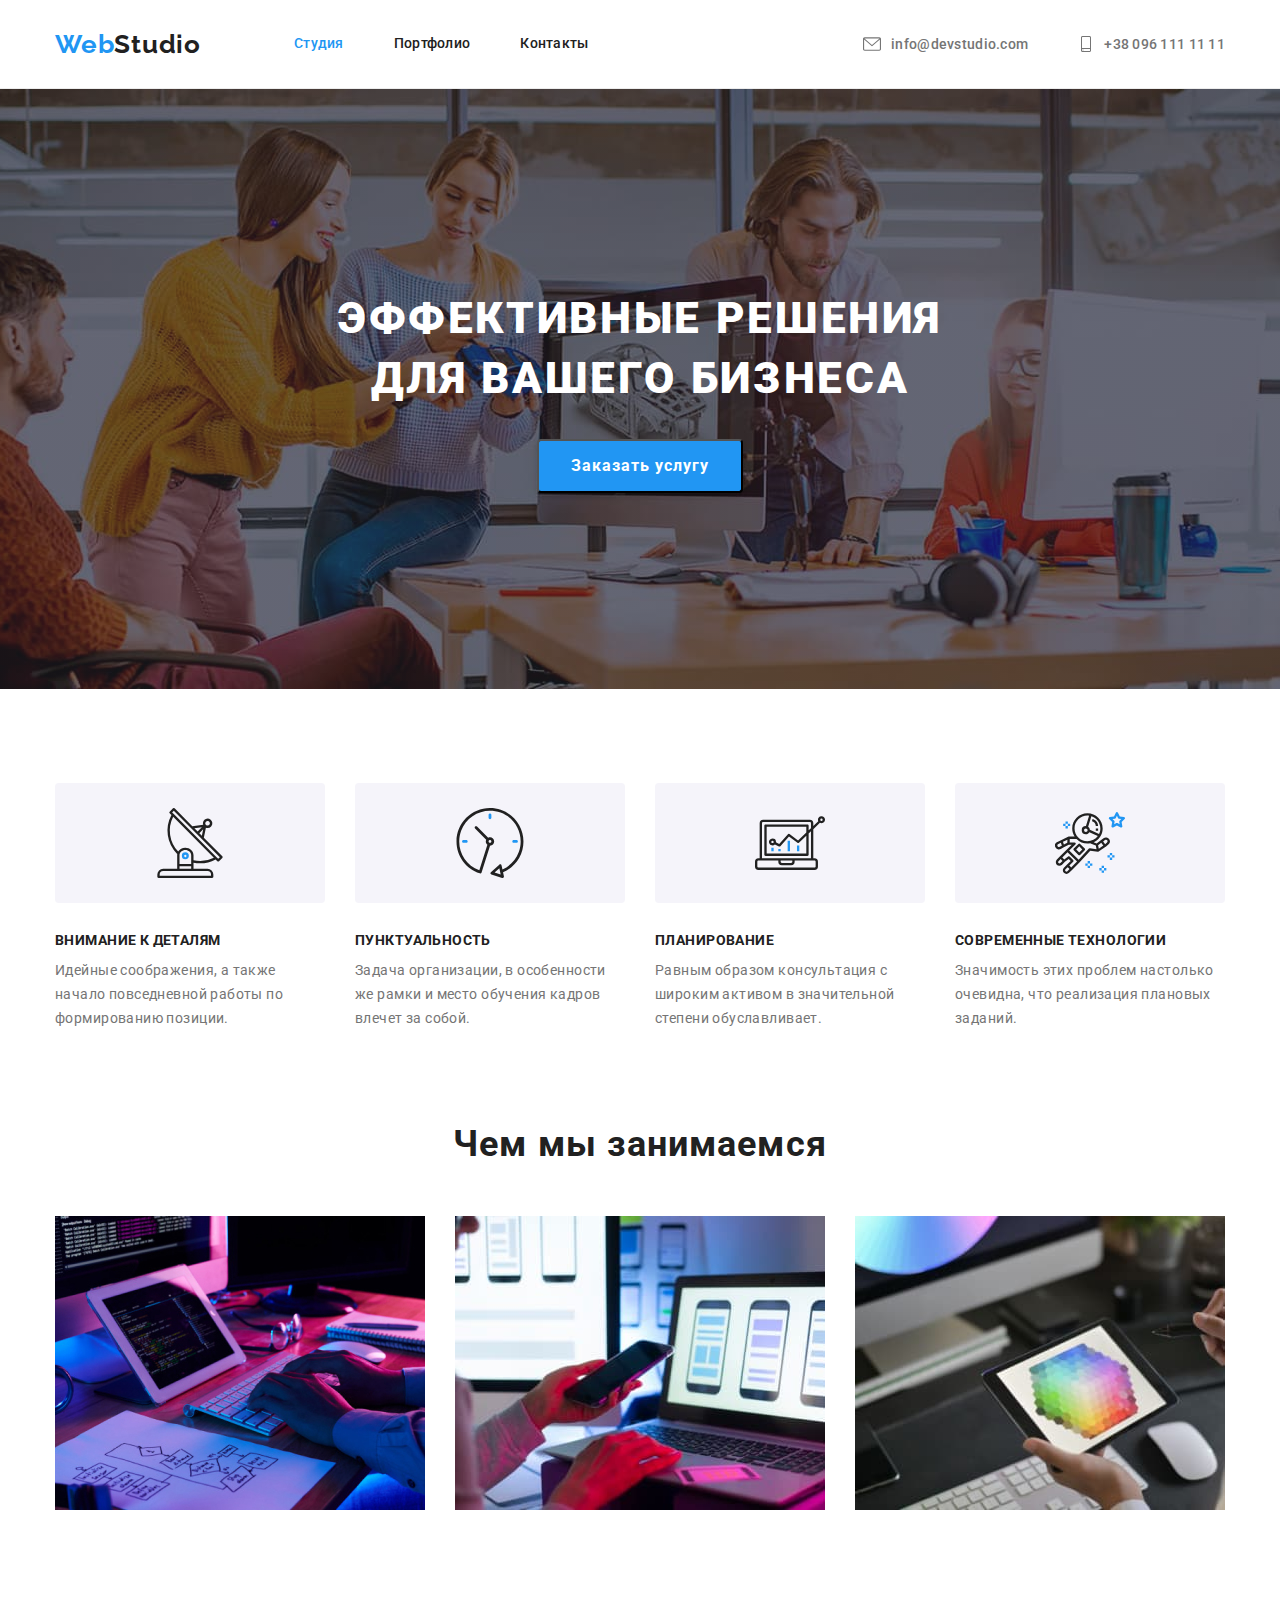
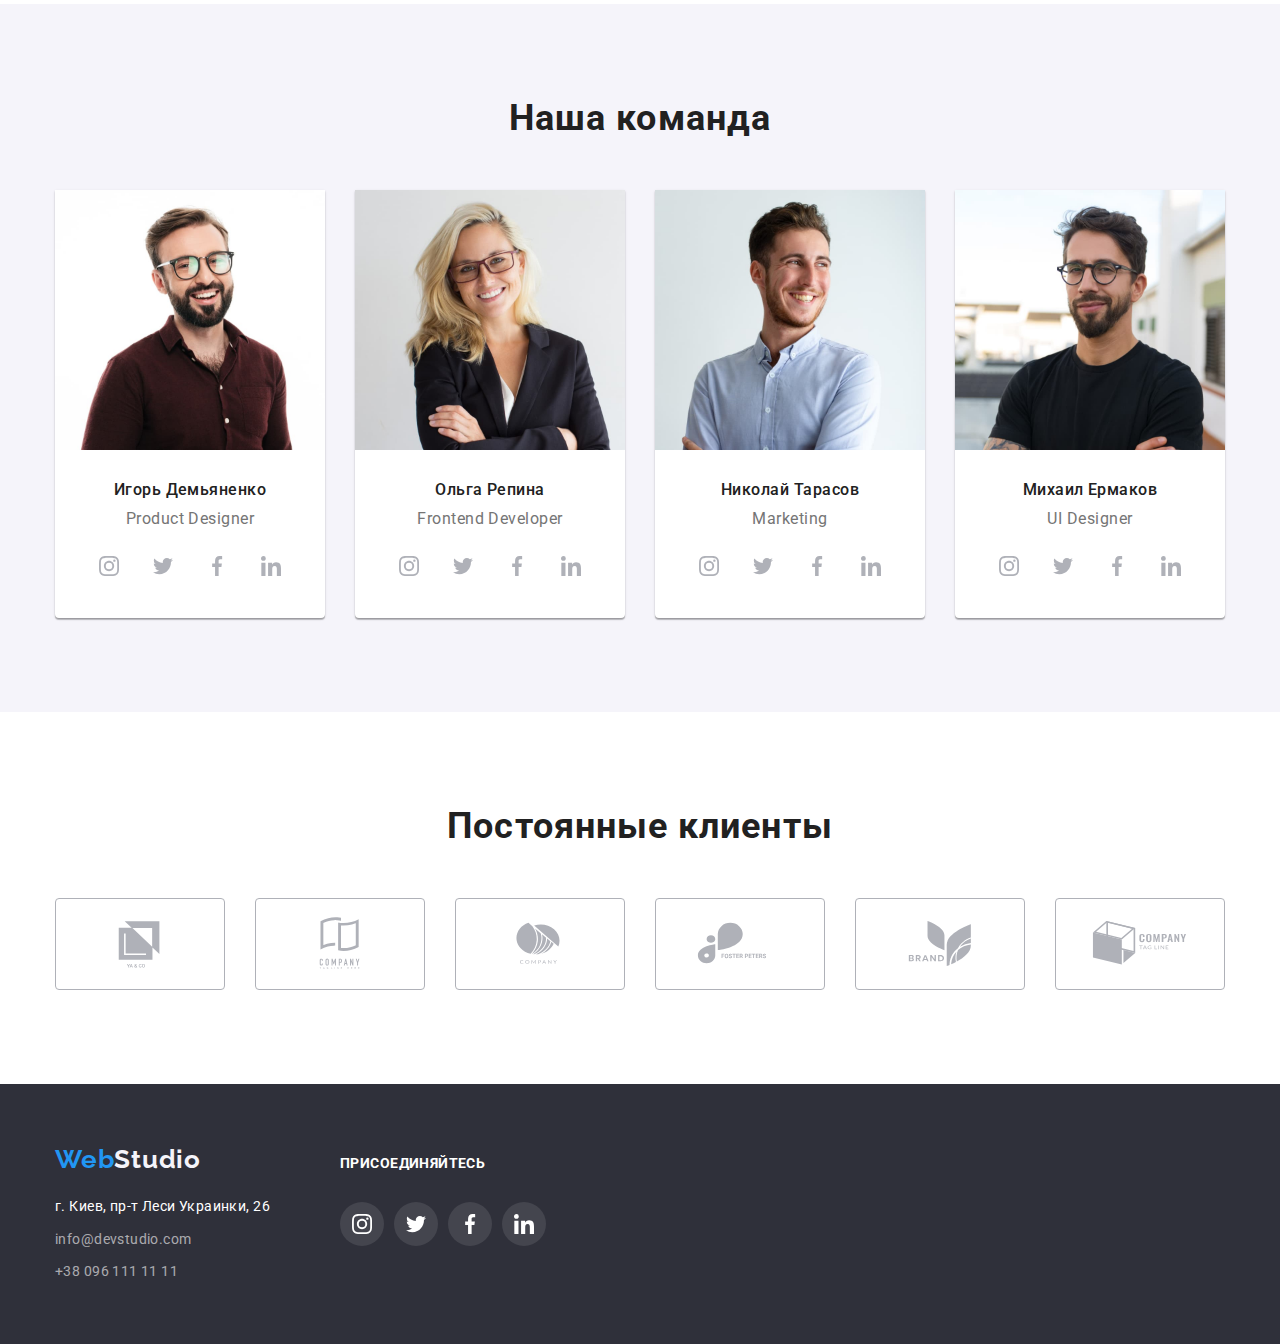
<file: index.html>
<!DOCTYPE html>
<html lang="ru">
  <head>
    <meta charset="utf-8" />
    <meta name="author" content="Bohdan Avramenko" />
    <meta name="description" content="goit-murkuo-hw-01" />
    <title>Главная</title>
    <link rel="preconnect" href="https://fonts.googleapis.com" />
    <link rel="preconnect" href="https://fonts.gstatic.com" crossorigin />
    <link
      href="https://fonts.googleapis.com/css2?family=Raleway:wght@700&family=Roboto:wght@400;500;700;900&display=swap"
      rel="stylesheet"
    />
    <link
      rel="stylesheet"
      href="https://cdnjs.cloudflare.com/ajax/libs/modern-normalize/1.1.0/modern-normalize.min.css"
    />
    <link rel="stylesheet" href="./css/styles.css" />
  </head>
  <body>
    <!-- Header -->
    <header class="page-header">
      <div class="container navigation">
        <!--LOGO -->
        <a href="./index.html" class="logo"
          ><span class="accent">Web</span>Studio</a
        >
        <!--NAVIGATION-->
        <nav class="site-nav">
          <ul class="nav list">
            <li class="list-item">
              <a href="./index.html" class="link current">Студия</a>
            </li>
            <li class="list-item">
              <a href="./portfolio.html" target="_blank" class="link"
                >Портфолио</a
              >
            </li>
            <li class="list-item">
              <a href="./contact.html" class="link">Контакты</a>
            </li>
          </ul>
        </nav>
        <ul class="contacts">
          <li class="link">
            <a class="contacts-item" href="mailto:info@devstudio.com"
              ><svg class="icon-contacts" width="18" height="24">
                <use href="./images/sprite.svg#icon-envelope"></use></svg
              >info@devstudio.com</a
            >
          </li>

          <li class="link">
            <a class="contacts-item" href="tel:+380961111111"
              ><svg class="icon-contacts" width="16" height="24">
                <use href="./images/sprite.svg#icon-smartphone"></use></svg
              >+38 096 111 11 11
            </a>
          </li>
        </ul>
      </div>
    </header>
    <main>
      <!--HERO-->
      <section class="hero section">
        <h1 class="hero-title">
          Эффективные решения <br />
          для вашего бизнеса
        </h1>
        <button type="button" class="button">Заказать услугу</button>
      </section>

      <!-- Middle section - features -->
      <section class="section-middle section">
        <div class="container">
          <h2 class="section-title visually-hidden">О Нас</h2>
          <ul class="features">
            <li class="item icon-antena">
              <h3 class="title">Внимание к деталям</h3>
              <p>
                Идейные соображения, а также начало повседневной работы по
                формированию позиции.
              </p>
            </li>
            <li class="item icon-clock">
              <h3 class="title">Пунктуальность</h3>
              <p>
                Задача организации, в особенности же рамки и место обучения
                кадров влечет за собой.
              </p>
            </li>
            <li class="item icon-diagramm">
              <h3 class="title">Планирование</h3>
              <p>
                Равным образом консультация с широким активом в значительной
                степени обуславливает.
              </p>
            </li>
            <li class="item icon-astronaut">
              <h3 class="title">Современные технологии</h3>
              <p>
                Значимость этих проблем настолько очевидна, что реализация
                плановых заданий.
              </p>
            </li>
          </ul>
        </div>
      </section>
      <!-- Чем мы занимаемся -->
      <section class="section-middle-img section no-padding">
        <div class="container">
          <h2 class="section-title">Чем мы занимаемся</h2>
          <ul class="list">
            <li class="list-item">
              <img
                class="img"
                src="./images/img1.jpg"
                alt="Работа с HTML"
                width="370"
                height="294"
              />
            </li>
            <li class="list-item">
              <img
                class="img"
                src="./images/img2.jpg"
                alt="Разметка сайта для гаджетов"
                width="370"
                height="294"
              />
            </li>
            <li class="list-item">
              <img
                class="img"
                src="./images/img3.jpg"
                alt="Веб оформление"
                width="370"
                height="294"
              />
            </li>
          </ul>
        </div>
      </section>
      <!-- OUR TEAM -->
      <section class="section-team section">
        <div class="container">
          <h2 class="section-title">Наша команда</h2>
          <ul class="list">
            <li class="list-item">
              <img
                class="img"
                src="./images/img4.jpg"
                alt="Игорь Демьяненко"
                width="270"
                height="260"
              />
              <div class="description">
                <h3 class="team-list">Игорь Демьяненко</h3>
                <p class="team-description">Product Designer</p>
                <ul class="social-list">
                  <li class="social-item">
                    <a
                      href=""
                      class="social-links"
                      target="_blank"
                      rel="noopener norefferer"
                      aria-label="иконка Instagramm"
                    >
                      <svg class="social-icons" width="20" height="20">
                        <use
                          href="./images/sprite.svg#icon-instagram"
                        ></use></svg
                    ></a>
                  </li>
                  <li class="social-item">
                    <a
                      href=""
                      class="social-links"
                      target="_blank"
                      rel="noopener norefferer"
                      aria-label="иконка Twitter"
                    >
                      <svg class="social-icons" width="20" height="20">
                        <use href="./images/sprite.svg#icon-twitter"></use></svg
                    ></a>
                  </li>
                  <li class="social-item">
                    <a
                      href=""
                      class="social-links"
                      target="_blank"
                      rel="noopener norefferer"
                      aria-label="иконка Facebook"
                    >
                      <svg class="social-icons" width="20" height="20">
                        <use
                          href="./images/sprite.svg#icon-facebook"
                        ></use></svg
                    ></a>
                  </li>
                  <li class="social-item">
                    <a
                      href=""
                      class="social-links"
                      target="_blank"
                      rel="noopener norefferer"
                      aria-label="иконка Linkedin"
                    >
                      <svg class="social-icons" width="20" height="20">
                        <use
                          href="./images/sprite.svg#icon-linkedin"
                        ></use></svg
                    ></a>
                  </li>
                </ul>
              </div>
            </li>
            <li class="list-item">
              <img
                class="img"
                src="./images/img5.jpg"
                alt="Ольга Репина"
                width="270"
                height="260"
              />
              <div class="description">
                <h3 class="team-list">Ольга Репина</h3>
                <p class="team-description">Frontend Developer</p>
                <ul class="social-list">
                  <li class="social-item">
                    <a
                      href=""
                      class="social-links"
                      target="_blank"
                      rel="noopener norefferer"
                      aria-label="иконка Instagramm"
                    >
                      <svg class="social-icons" width="20" height="20">
                        <use
                          href="./images/sprite.svg#icon-instagram"
                        ></use></svg
                    ></a>
                  </li>
                  <li class="social-item">
                    <a
                      href=""
                      class="social-links"
                      target="_blank"
                      rel="noopener norefferer"
                      aria-label="иконка Twitter"
                    >
                      <svg class="social-icons" width="20" height="20">
                        <use href="./images/sprite.svg#icon-twitter"></use></svg
                    ></a>
                  </li>
                  <li class="social-item">
                    <a
                      href=""
                      class="social-links"
                      target="_blank"
                      rel="noopener norefferer"
                      aria-label="иконка Facebook"
                    >
                      <svg class="social-icons" width="20" height="20">
                        <use
                          href="./images/sprite.svg#icon-facebook"
                        ></use></svg
                    ></a>
                  </li>
                  <li class="social-item">
                    <a
                      href=""
                      class="social-links"
                      target="_blank"
                      rel="noopener norefferer"
                      aria-label="иконка Linkedin"
                    >
                      <svg class="social-icons" width="20" height="20">
                        <use
                          href="./images/sprite.svg#icon-linkedin"
                        ></use></svg
                    ></a>
                  </li>
                </ul>
              </div>
            </li>
            <li class="list-item">
              <img
                class="img"
                src="./images/img6.jpg"
                alt="Николай Тарасов"
                width="270"
                height="260"
              />
              <div class="description">
                <h3 class="team-list">Николай Тарасов</h3>
                <p class="team-description">Marketing</p>
                <ul class="social-list">
                  <li class="social-item">
                    <a
                      href=""
                      class="social-links"
                      target="_blank"
                      rel="noopener norefferer"
                      aria-label="иконка Instagramm"
                    >
                      <svg class="social-icons" width="20" height="20">
                        <use
                          href="./images/sprite.svg#icon-instagram"
                        ></use></svg
                    ></a>
                  </li>
                  <li class="social-item">
                    <a
                      href=""
                      class="social-links"
                      target="_blank"
                      rel="noopener norefferer"
                      aria-label="иконка Twitter"
                    >
                      <svg class="social-icons" width="20" height="20">
                        <use href="./images/sprite.svg#icon-twitter"></use></svg
                    ></a>
                  </li>
                  <li class="social-item">
                    <a
                      href=""
                      class="social-links"
                      target="_blank"
                      rel="noopener norefferer"
                      aria-label="иконка Facebook"
                    >
                      <svg class="social-icons" width="20" height="20">
                        <use
                          href="./images/sprite.svg#icon-facebook"
                        ></use></svg
                    ></a>
                  </li>
                  <li class="social-item">
                    <a
                      href=""
                      class="social-links"
                      target="_blank"
                      rel="noopener norefferer"
                      aria-label="иконка Linkedin"
                    >
                      <svg class="social-icons" width="20" height="20">
                        <use
                          href="./images/sprite.svg#icon-linkedin"
                        ></use></svg
                    ></a>
                  </li>
                </ul>
              </div>
            </li>
            <li class="list-item">
              <img
                class="img"
                src="./images/img7.jpg"
                alt="Михаил Ермаков"
                width="270"
                height="260"
              />
              <div class="description">
                <h3 class="team-list">Михаил Ермаков</h3>
                <p class="team-description">UI Designer</p>
                <ul class="social-list">
                  <li class="social-item">
                    <a
                      href=""
                      class="social-links"
                      target="_blank"
                      rel="noopener norefferer"
                      aria-label="иконка Instagramm"
                    >
                      <svg class="social-icons" width="20" height="20">
                        <use
                          href="./images/sprite.svg#icon-instagram"
                        ></use></svg
                    ></a>
                  </li>
                  <li class="social-item">
                    <a
                      href=""
                      class="social-links"
                      target="_blank"
                      rel="noopener norefferer"
                      aria-label="иконка Twitter"
                    >
                      <svg class="social-icons" width="20" height="20">
                        <use href="./images/sprite.svg#icon-twitter"></use></svg
                    ></a>
                  </li>
                  <li class="social-item">
                    <a
                      href=""
                      class="social-links"
                      target="_blank"
                      rel="noopener norefferer"
                      aria-label="иконка Facebook"
                    >
                      <svg class="social-icons" width="20" height="20">
                        <use
                          href="./images/sprite.svg#icon-facebook"
                        ></use></svg
                    ></a>
                  </li>
                  <li class="social-item">
                    <a
                      href=""
                      class="social-links"
                      target="_blank"
                      rel="noopener norefferer"
                      aria-label="иконка Linkedin"
                    >
                      <svg class="social-icons" width="20" height="20">
                        <use
                          href="./images/sprite.svg#icon-linkedin"
                        ></use></svg
                    ></a>
                  </li>
                </ul>
              </div>
            </li>
          </ul>
        </div>
      </section>
      <!-- OUR CLIENTS -->
      <section class="section">
        <div class="container">
          <h2 class="title-clients">Постоянные клиенты</h2>
          <ul class="list clients">
            <li class="list list-client">
              <a href="" class="clients-link">
                <svg class="icon-clients" width="106" height="60">
                  <use href="./images/sprite.svg#icon-client-a"></use>
                </svg>
              </a>
            </li>

            <li class="list list-client">
              <a href="" class="clients-link">
                <svg class="icon-clients" width="106" height="60">
                  <use href="./images/sprite.svg#icon-client-b"></use>
                </svg>
              </a>
            </li>

            <li class="list list-client">
              <a href="" class="clients-link">
                <svg class="icon-clients" width="106" height="60">
                  <use href="./images/sprite.svg#icon-client-c"></use>
                </svg>
              </a>
            </li>

            <li class="list list-client">
              <a href="" class="clients-link">
                <svg class="icon-clients" width="106" height="60">
                  <use href="./images/sprite.svg#icon-client-d"></use>
                </svg>
              </a>
            </li>

            <li class="list list-client">
              <a href="" class="clients-link">
                <svg class="icon-clients" width="106" height="60">
                  <use href="./images/sprite.svg#icon-client-e"></use>
                </svg>
              </a>
            </li>

            <li class="list list-client">
              <a href="" class="clients-link">
                <svg class="icon-clients" width="106" height="60">
                  <use href="./images/sprite.svg#icon-client-f"></use>
                </svg>
              </a>
            </li>
          </ul>
        </div>
      </section>
    </main>

    <!-- FOOTER -->
    <footer class="footer">
      <div class="container footer-container">
        <div class="address-footer">
          <a href="./index.html" class="logo-footer"
            ><span class="accent">Web</span>Studio</a
          >
          <address class="address">г. Киев, пр-т Леси Украинки, 26</address>
          <ul class="contact-footer">
            <li class="link">
              <a class="contact-item" href="mailto:info@devstudio.com"
                >info@devstudio.com</a
              >
            </li>
            <li class="link">
              <a class="contact-item" href="tel:+380961111111"
                >+38 096 111 11 11</a
              >
            </li>
          </ul>
        </div>
        <div class="social-footer">
          <h2 class="social-subtitle">Присоединяйтесь</h2>
          <ul class="social-list">
            <li class="link">
              <a href="" class="link-social">
                <svg class="footer-icon" width="20" height="20" aria-label="">
                  <use href="./images/sprite.svg#icon-instagram"></use>
                </svg>
              </a>
            </li>
            <li class="link">
              <a href="" class="link-social">
                <svg class="footer-icon" width="20" height="20" aria-label="">
                  <use href="./images/sprite.svg#icon-twitter"></use>
                </svg>
              </a>
            </li>
            <li class="link">
              <a href="" class="link-social">
                <svg class="footer-icon" width="20" height="20" aria-label="">
                  <use href="./images/sprite.svg#icon-facebook"></use>
                </svg>
              </a>
            </li>
            <li class="link">
              <a href="" class="link-social">
                <svg class="footer-icon" width="20" height="20" aria-label="">
                  <use href="./images/sprite.svg#icon-linkedin"></use>
                </svg>
              </a>
            </li>
          </ul>
        </div>
      </div>
    </footer>
  </body>
</html>
</file>
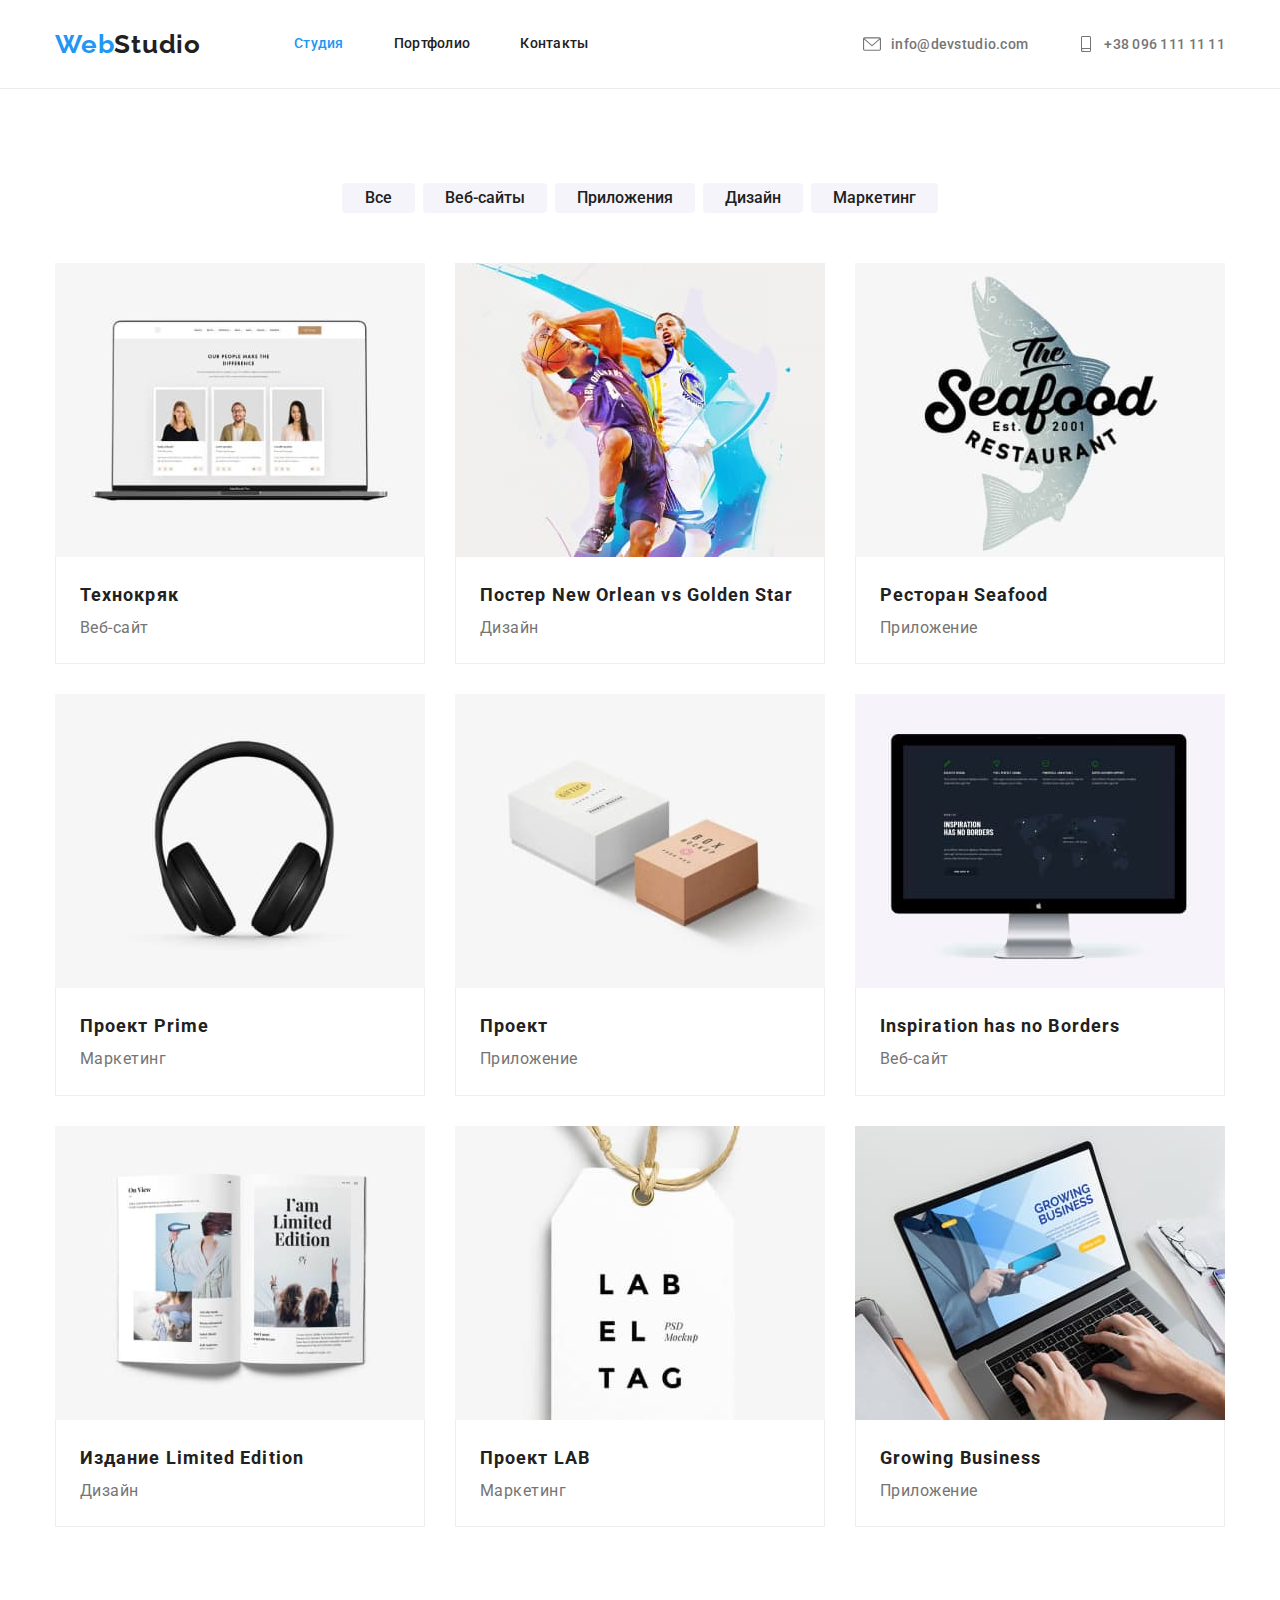
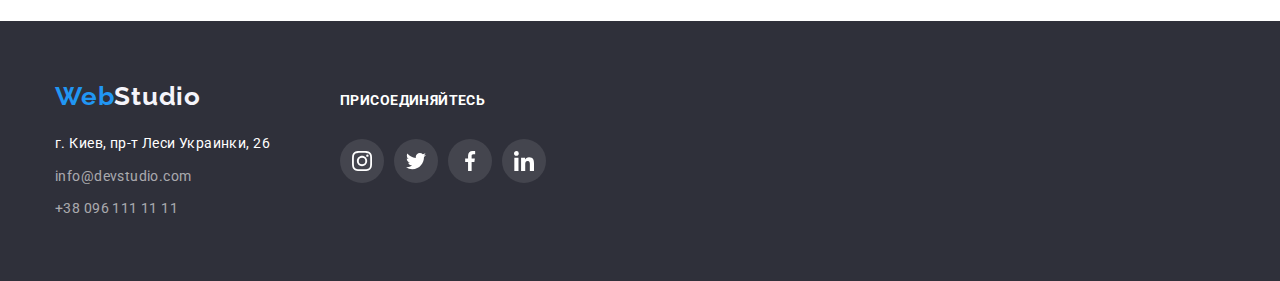
<file: portfolio.html>
<!DOCTYPE html>
<html lang="ru">
  <head>
    <meta charset="utf-8" />
    <meta name="author" content="Bohdan Avramenko" />
    <meta name="description" content="goit-murkuo-hw-01" />
    <title>Главная</title>
    <link rel="preconnect" href="https://fonts.googleapis.com" />
    <link rel="preconnect" href="https://fonts.gstatic.com" crossorigin />
    <link
      href="https://fonts.googleapis.com/css2?family=Raleway:wght@700&family=Roboto:wght@400;500;700;900&display=swap"
      rel="stylesheet"
    />
    <link
      rel="stylesheet"
      href="https://cdnjs.cloudflare.com/ajax/libs/modern-normalize/1.1.0/modern-normalize.min.css"
    />
    <link rel="stylesheet" href="./css/styles.css" />
  </head>
  <body>
    <header class="page-header">
      <div class="container navigation">
        <!--LOGO -->
        <a href="./index.html" class="logo"
          ><span class="accent">Web</span>Studio</a
        >
        <!--NAVIGATION-->
        <nav class="site-nav">
          <ul class="nav list">
            <li class="list-item">
              <a href="./index.html" class="link current">Студия</a>
            </li>
            <li class="list-item">
              <a href="./portfolio.html" target="_blank" class="link"
                >Портфолио</a
              >
            </li>
            <li class="list-item">
              <a href="./contact.html" class="link">Контакты</a>
            </li>
          </ul>
        </nav>
        <ul class="contacts">
          <li class="link">
            <a class="contacts-item" href="mailto:info@devstudio.com"
              ><svg class="icon-contacts" width="18" height="24">
                <use href="./images/sprite.svg#icon-envelope"></use></svg
              >info@devstudio.com</a
            >
          </li>

          <li class="link">
            <a class="contacts-item" href="tel:+380961111111"
              ><svg class="icon-contacts" width="16" height="24">
                <use href="./images/sprite.svg#icon-smartphone"></use></svg
              >+38 096 111 11 11
            </a>
          </li>
        </ul>
      </div>
    </header>
    <!-- Button suggestion -->
    <main>
      <section class="suggestion section">
        <div class="container">
          <h1 class="visually-hidden">Suggestion</h1>
          <ul class="suggestion-list">
            <li class="list-item">
              <button type="button" class="button-primary">Все</button>
            </li>
            <li class="list-item">
              <button type="button" class="button-primary">Веб-сайты</button>
            </li>
            <li class="list-item">
              <button type="button" class="button-primary">Приложения</button>
            </li>
            <li class="list-item">
              <button type="button" class="button-primary">Дизайн</button>
            </li>
            <li class="list-item">
              <button type="button" class="button-primary">Маркетинг</button>
            </li>
          </ul>
          <!-- Suggestion items. Everytjing about work experience -->
          <ul class="suggestion-items">
            <li class="suggestion list-item">
              <a href="" class="boxes">
                <img
                  class="potrolio-img"
                  src="./images/img1p.jpeg"
                  alt="Технокряк"
                  width="370"
                  height="294"
                />
                <div class="cards-description">
                  <h2 class="suggestion-title">Технокряк</h2>
                  <p class="suggestion-scroll">Веб-сайт</p>
                </div>
              </a>
            </li>
            <li class="list-item">
              <a href="#" class="boxes">
                <img
                  src="./images/img2p.jpeg"
                  alt="Постер New Orlean vs Golden Star"
                  width="370"
                  height="294"
                />
                <div class="cards-description">
                  <h2 class="suggestion-title">
                    Постер New Orlean vs Golden Star
                  </h2>
                  <p class="suggestion-scroll">Дизайн</p>
                </div>
              </a>
            </li>
            <li class="list-item">
              <a href="" class="boxes">
                <img
                  class="potrolio-img"
                  src="./images/img3p.jpeg"
                  alt="Ресторан Seafood"
                  width="370"
                  height="294"
                />
                <div class="cards-description">
                  <h2 class="suggestion-title">Ресторан Seafood</h2>
                  <p class="suggestion-scroll">Приложение</p>
                </div>
              </a>
            </li>
            <li class="list-item">
              <a href="" class="boxes">
                <img
                  class="potrolio-img"
                  src="./images/img4p.jpeg"
                  alt="Проект Prime"
                  width="370"
                  height="294"
                />
                <div class="cards-description">
                  <h2 class="suggestion-title">Проект Prime</h2>
                  <p class="suggestion-scroll">Маркетинг</p>
                </div>
              </a>
            </li>
            <li class="list-item">
              <a href="" class="boxes">
                <img
                  class="potrolio-img"
                  src="./images/img5p.jpeg"
                  alt="Проект Boxes"
                  width="370"
                  height="294"
                />
                <div class="cards-description">
                  <h2 class="suggestion-title">Проект</h2>
                  <p class="suggestion-scroll">Приложение</p>
                </div>
              </a>
            </li>
            <li class="list-item">
              <a href="" class="boxes">
                <img
                  class="potrolio-img"
                  src="./images/img6p.jpeg"
                  alt="Inspiration has no Borders"
                  width="370"
                  height="294"
                />
                <div class="cards-description">
                  <h2 class="suggestion-title">Inspiration has no Borders</h2>
                  <p class="suggestion-scroll">Веб-сайт</p>
                </div>
              </a>
            </li>
            <li class="list-item">
              <a href="" class="boxes">
                <img
                  class="potrolio-img"
                  src="./images/img7p.jpeg"
                  alt="Издание Limited Edition"
                  width="370"
                  height="294"
                />
                <div class="cards-description">
                  <h2 class="suggestion-title">Издание Limited Edition</h2>
                  <p class="suggestion-scroll">Дизайн</p>
                </div>
              </a>
            </li>
            <li class="list-item">
              <a href="" class="boxes">
                <img
                  class="potrolio-img"
                  src="./images/img8p.jpeg"
                  alt="Проект LAB"
                  width="370"
                  height="294"
                />
                <div class="cards-description">
                  <h2 class="suggestion-title">Проект LAB</h2>
                  <p class="suggestion-scroll">Маркетинг</p>
                </div>
              </a>
            </li>
            <li class="list-item">
              <a href="" class="boxes">
                <img
                  class="potrolio-img"
                  src="./images/img9p.jpeg"
                  alt="Growing Business"
                  width="370"
                  height="294"
                />
                <div class="cards-description">
                  <h2 class="suggestion-title">Growing Business</h2>
                  <p class="suggestion-scroll">Приложение</p>
                </div>
              </a>
            </li>
          </ul>
        </div>
      </section>
    </main>
    <!-- FOOTER -->
    <footer class="footer">
      <div class="container footer-container">
        <div class="address-footer">
          <a href="./index.html" class="logo-footer"
            ><span class="accent">Web</span>Studio</a
          >
          <address class="address">г. Киев, пр-т Леси Украинки, 26</address>
          <ul class="contact-footer">
            <li class="link">
              <a class="contact-item" href="mailto:info@devstudio.com"
                >info@devstudio.com</a
              >
            </li>
            <li class="link">
              <a class="contact-item" href="tel:+380961111111"
                >+38 096 111 11 11</a
              >
            </li>
          </ul>
        </div>
        <div class="social-footer">
          <h2 class="social-subtitle">Присоединяйтесь</h2>
          <ul class="social-list">
            <li class="link">
              <a href="" class="link-social">
                <svg class="footer-icon" width="20" height="20" aria-label="">
                  <use href="./images/sprite.svg#icon-instagram"></use>
                </svg>
              </a>
            </li>
            <li class="link">
              <a href="" class="link-social">
                <svg class="footer-icon" width="20" height="20" aria-label="">
                  <use href="./images/sprite.svg#icon-twitter"></use>
                </svg>
              </a>
            </li>
            <li class="link">
              <a href="" class="link-social">
                <svg class="footer-icon" width="20" height="20" aria-label="">
                  <use href="./images/sprite.svg#icon-facebook"></use>
                </svg>
              </a>
            </li>
            <li class="link">
              <a href="" class="link-social">
                <svg class="footer-icon" width="20" height="20" aria-label="">
                  <use href="./images/sprite.svg#icon-linkedin"></use>
                </svg>
              </a>
            </li>
          </ul>
        </div>
      </div>
    </footer>
  </body>
</html>
</file>
<file: css/styles.css>
/* Make root BOhdan!!!  */

:root {
  --main-white-color: white;
  --blue-accent: #2196f3;
  --black-text-color: #212121;
  --gray-subtitel-contacts: #757575;
  --bcg-diff: #f5f4fa;
}

body {
  background-color: var(--main-bcg-color);
  color: var(--gray-subtitel-contacts);
  font-style: normal;
  font-family: "Roboto", sans-serif;
}
html {
  scroll-behavior: smooth;
}

h1,
h2,
h3,
h4,
h5,
h6,
p,
ul,
a {
  margin: 0;
}

.link {
  text-decoration: none;
}

img {
  display: block;
}

.contacts-item {
  text-decoration: none;
}

ul {
  list-style: none;
  padding: 0;
}

.container {
  width: 1200px;
  padding-left: 15px;
  padding-right: 15px;
  margin-left: auto;
  margin-right: auto;
}
/* header */
.page-header {
  border-bottom: 1px solid #ececec;
}

.navigation {
  display: flex;
  align-items: center;
}

/* Logo */
.logo {
  margin-right: 93px;

  color: var(--black-text-color);
  font-family: "Raleway", sans-serif;
  font-weight: 700;
  font-size: 26px;
  line-height: 1.19;
  letter-spacing: 0.03em;
  text-decoration: none;
}
.logo > .accent {
  color: var(--blue-accent);
}
.logo:focus {
  color: var(--blue-accent);
}
/* Navigation */

.site-nav a {
  color: var(--black-text-color);
}
.site-nav > .list {
  display: flex;
  font-weight: 500;
  font-size: 14px;
  line-height: 1.14;
  letter-spacing: 0.02em;
}

.nav .list-item:not(:last-child) {
  margin-right: 50px;
}
.site-nav .link {
  display: block;
  padding-top: 32px;
  padding-bottom: 32px;
}

.site-nav .link.current {
  color: var(--blue-accent);
}
.site-nav .link:hover,
.site-nav .link:focus {
  color: var(--blue-accent);
}

/* CONTACTS-HEADER */
.contacts {
  display: flex;
  margin-left: auto;
}
.contacts .link:not(:last-child) {
  margin-right: 50px;
}
.contacts-item {
  display: flex;
  align-items: center;
  justify-content: center;
  padding-top: 32px;
  padding-bottom: 32px;

  color: var(--gray-subtitel-contacts);
  font-weight: 500;
  font-size: 14px;
  line-height: 1.19;
  letter-spacing: 0.02em;
}
.contacts-item:hover,
.contacts-item:focus {
  color: var(--blue-accent);
}

.icon-contacts {
  fill: currentColor;
  margin-right: 10px;
}
/* ========HERO========== */
.hero.section {
  max-width: 1600px;
  height: 600px;
  padding-top: 200px;
  padding-bottom: 200px;
  margin-left: auto;
  margin-right: auto;

  background-color: #2f303a;
  background-image: linear-gradient(
      to right,
      rgba(47, 48, 58, 0.4),
      rgba(47, 48, 58, 0.4)
    ),
    url(../images/herobcg.jpeg);
  background-position: center;
  background-size: cover;
  background-repeat: no-repeat;

  text-align: center;
}

.hero .hero-title {
  margin-bottom: 30px;
  color: var(--main-white-color);

  font-weight: 900;
  font-size: 44px;
  line-height: 1.36;
  text-align: center;
  letter-spacing: 0.06em;
  text-transform: uppercase;
}
/* button-hero*/
.button {
  display: inline-block;
  min-width: 200px;
  border-radius: 4px;
  padding: 10px 32px;
  color: var(--main-white-color);
  background-color: var(--blue-accent);
  box-shadow: 0px 4px 4px rgba(0, 0, 0, 0.15);
  font-weight: 700;
  font-size: 16px;
  line-height: 1.88;
  align-items: center;
  letter-spacing: 0.06em;
  cursor: pointer;
  font-style: inherit;
  text-align: center;
}
.button:hover,
.button:focus {
  color: var(--main-white-color);
  background-color: #188ce8;
}
/* Section-middle*/

.section {
  padding-top: 94px;
  padding-bottom: 94px;
}
.visually-hidden {
  position: absolute;
  width: 1px;
  height: 1px;
  margin: -1px;
  border: 0;
  padding: 0;

  white-space: nowrap;
  clip-path: inset(100%);
  clip: rect(0 0 0 0);
  overflow: hidden;
}

.section-middle .item::before {
  display: block;
  content: "";
  height: 120px;
  background-color: #f5f4fa;
  border-radius: 4px;

  margin-bottom: 30px;

  padding: 25px 100px;
  background-position: center;
  background-repeat: no-repeat;
}

.item.icon-antena::before {
  background-image: url(../images/middleantena.svg);
}

.item.icon-clock::before {
  background-image: url(../images/middleclock.svg);
}

.item.icon-diagramm::before {
  background-image: url(../images/middlediagramm.svg);
}

.item.icon-astronaut::before {
  background-image: url(../images/middleastronaut\ .svg);
}
.title {
  margin-bottom: 10px;
  color: var(--black-text-color);
  font-weight: 700;
  font-size: 14px;
  line-height: 1.14;
  letter-spacing: 0.03em;
  text-transform: uppercase;
}

.features {
  display: flex;
  justify-content: space-between;
  font-weight: 400;
  font-size: 14px;
  line-height: 1.7;
  letter-spacing: 0.03em;
}

.features .item {
  width: 270px;
}

/* section-middle img фото работ */
.section-middle-img .list {
  display: flex;
}

.section-middle-img .list-item:not(:last-child) {
  margin-right: 30px;
}
.section-title {
  margin-bottom: 50px;
  color: var(--black-text-color);
  font-weight: 700;
  font-size: 36px;
  line-height: 1.16;
  text-align: center;
  letter-spacing: 0.03em;
}
.section.no-padding {
  padding-top: 0px;
}

/*TEAM*/

.section-team .description {
  padding-top: 30px;
  padding-bottom: 30px;
}
.section-team {
  background-color: var(--bcg-diff);
}
.section-team .list {
  display: flex;
}

.section-team .list-item {
  box-shadow: 0px 1px 3px rgba(0, 0, 0, 0.12), 0px 1px 1px rgba(0, 0, 0, 0.14),
    0px 2px 1px rgba(0, 0, 0, 0.2);
}
/* SOCIAL ICONS */
.social-list {
  display: flex;
  align-items: center;
  justify-content: center;
}

.social-item:not(:last-child) {
  margin-right: 10px;
}

.social-links {
  display: flex;
  align-items: center;
  justify-content: center;

  width: 44px;
  height: 44px;

  background-color: #ffffff;
  color: #afb1b8;

  border-radius: 50%;
}

.social-icons {
  fill: #afb1b8;
}

.social-links:hover,
.social-links:focus {
  background-color: #2196f3;
}

.social-item:hover .social-icons,
.social-links:focus .social-icons {
  fill: #ffffff;
}

.team-list {
  margin-bottom: 10px;

  color: var(--black-text-color);
  font-weight: 500;
  font-size: 16px;
  line-height: 1.19;
  letter-spacing: 0.03em;
}
.team-description {
  margin-bottom: 16px;
}

.section-team .list-item {
  background-color: var(--main-white-color);
  border-bottom-right-radius: 4px;
  border-bottom-left-radius: 4px;

  text-align: center;
}

.section-team .list-item:not(:last-child) {
  margin-right: 30px;
}

.section-team p {
  color: var(--gray-subtitel-contacts);
  text-align: center;
  font-weight: 400;
  font-size: 16px;
  line-height: 1.19;
  letter-spacing: 0.03em;
}

/* OUR CLIENTS */

.title-clients {
  font-weight: 700;
  font-size: 36px;
  line-height: 1.16;
  text-align: center;
  letter-spacing: 0.03em;
  color: #212121;
  margin-bottom: 50px;
}

.list.clients {
  display: flex;
  align-items: center;
  justify-content: center;
}
/* 
.list-client {
  display: flex;
  align-items: center;
  justify-content: center;
} */

.clients-link {
  display: flex;
  align-items: center;
  justify-content: center;
  width: 170px;
  height: 92px;

  border: 1px solid #afb1b8;
  border-radius: 4px;
}
.clients-link:hover,
.clients-link:focus {
  border-color: #2196f3;
}

.list-client:not(:last-child) {
  margin-right: 30px;
}

.icon-clients {
  fill: #afb1b8;
}

.clients-link:hover .icon-clients,
.clients-link:focus .icon-clients {
  fill: #2196f3;
}

/* FOOTER*/

/*  */

.footer-container {
  display: flex;
  align-items: baseline;
}

.social-footer {
  margin-left: 70px;
}

.social-subtitle {
  margin-bottom: 30px;
  font-weight: 700;
  font-size: 14px;
  line-height: 1.14;
  letter-spacing: 0.03em;
  text-transform: uppercase;

  color: #ffffff;
}

.social-list .link {
  width: 44px;
  height: 44px;
  border-radius: 50%;
}
.link-social {
  width: 100%;
  height: 100%;
  display: flex;
  align-items: center;
  justify-content: center;
  border-radius: 50%;
  background-color: rgba(255, 255, 255, 0.1);
}

.social-list .link:not(:last-child) {
  margin-right: 10px;
}

.footer-icon {
  fill: #ffffff;
}
.link-social:hover,
.link-social:focus {
  background-color: #2196f3;
}

/*  */
.footer {
  padding-top: 60px;
  padding-bottom: 60px;
  background-color: #2f303a;
}

.logo-footer {
  display: block;
  margin-bottom: 20px;

  color: var(--bcg-diff);
  font-family: "Raleway", sans-serif;
  font-weight: 700;
  font-size: 26px;
  line-height: 1.19;
  letter-spacing: 0.03em;
  text-decoration: none;
}
.logo-footer > .accent {
  color: var(--blue-accent);
}
.logo-footer:focus {
  color: var(--blue-accent);
}
.address {
  margin-bottom: 9px;

  color: var(--main-white-color);
  font-size: 14px;
  line-height: 1.71;
  letter-spacing: 0.03em;
  font-style: normal;
}

.contact-item {
  padding-left: 0px;
  color: rgba(255, 255, 255, 0.6);
  font-weight: 400;
  font-size: 14px;
  line-height: 1.71;
  letter-spacing: 0.03em;

  text-decoration: none;
}

.contact-footer .link:not(:last-child) {
  margin-bottom: 9px;
}
/* PORTFOLIO  */
/*MAIN*/
/*BUTTON*/
.button-primary {
  display: inline-block;
  min-width: 73px;

  border: none;
  border-radius: 4px;
  padding: 6px 22px;

  color: var(--black-text-color);
  background-color: var(--bcg-diff);
  cursor: pointer;
  font-family: inherit;
  font-weight: 500;
  text-align: center;
}
.button-primary:hover,
.button-primary:focus {
  color: var(--main-white-color);
  background-color: var(--blue-accent);
  box-shadow: 0px 1px 3px rgba(0, 0, 0, 0.12), 0px 1px 1px rgba(0, 0, 0, 0.14),
    0px 2px 1px rgba(0, 0, 0, 0.2);
}
.suggestion-list {
  display: flex;

  justify-content: center;
  margin-bottom: 50px;
}
.suggestion-list .list-item:not(:last-child) {
  margin-right: 8px;
}

.suggestion-items {
  display: flex;
  flex-wrap: wrap;
}

.suggestion.list-item {
  display: inline-block;
}
.boxes {
  box-shadow: none;
  text-decoration: none;
}

/*SUGGESTION-ITEMS*/

.suggestion-items .list-item {
  width: calc((100% - 60px) / 3);
  margin-bottom: 30px;
  margin-right: 30px;
}
.suggestion-items .boxes {
  display: block;
}

.suggestion-items .boxes:hover,
.suggestion-items .boxes:focus {
  box-shadow: 0px 1px 3px rgba(0, 0, 0, 0.12), 0px 1px 1px rgba(0, 0, 0, 0.14),
    0px 2px 1px rgba(0, 0, 0, 0.2);
}

.suggestion-items .list-item:nth-child(3n) {
  margin-right: 0;
}
.suggestion-items .list-item:nth-last-child(-n + 3) {
  margin-bottom: 0;
}

.cards-description {
  padding-top: 20px;
  padding-right: 24px;
  padding-bottom: 20px;
  padding-left: 24px;

  border: 1px solid #eeeeee;
  border-top: none;
}

.suggestion-items .list-item .suggestion-title {
  color: var(--black-text-color);
  font-weight: 700;
  font-size: 18px;
  line-height: 2;
  letter-spacing: 0.06em;
  text-decoration: none;
}

.suggestion-scroll {
  color: var(--gray-subtitel-contacts);
  font-weight: 400;
  font-size: 16px;
  line-height: 1.88;
  letter-spacing: 0.03em;
  text-decoration: none;
}
</file>
